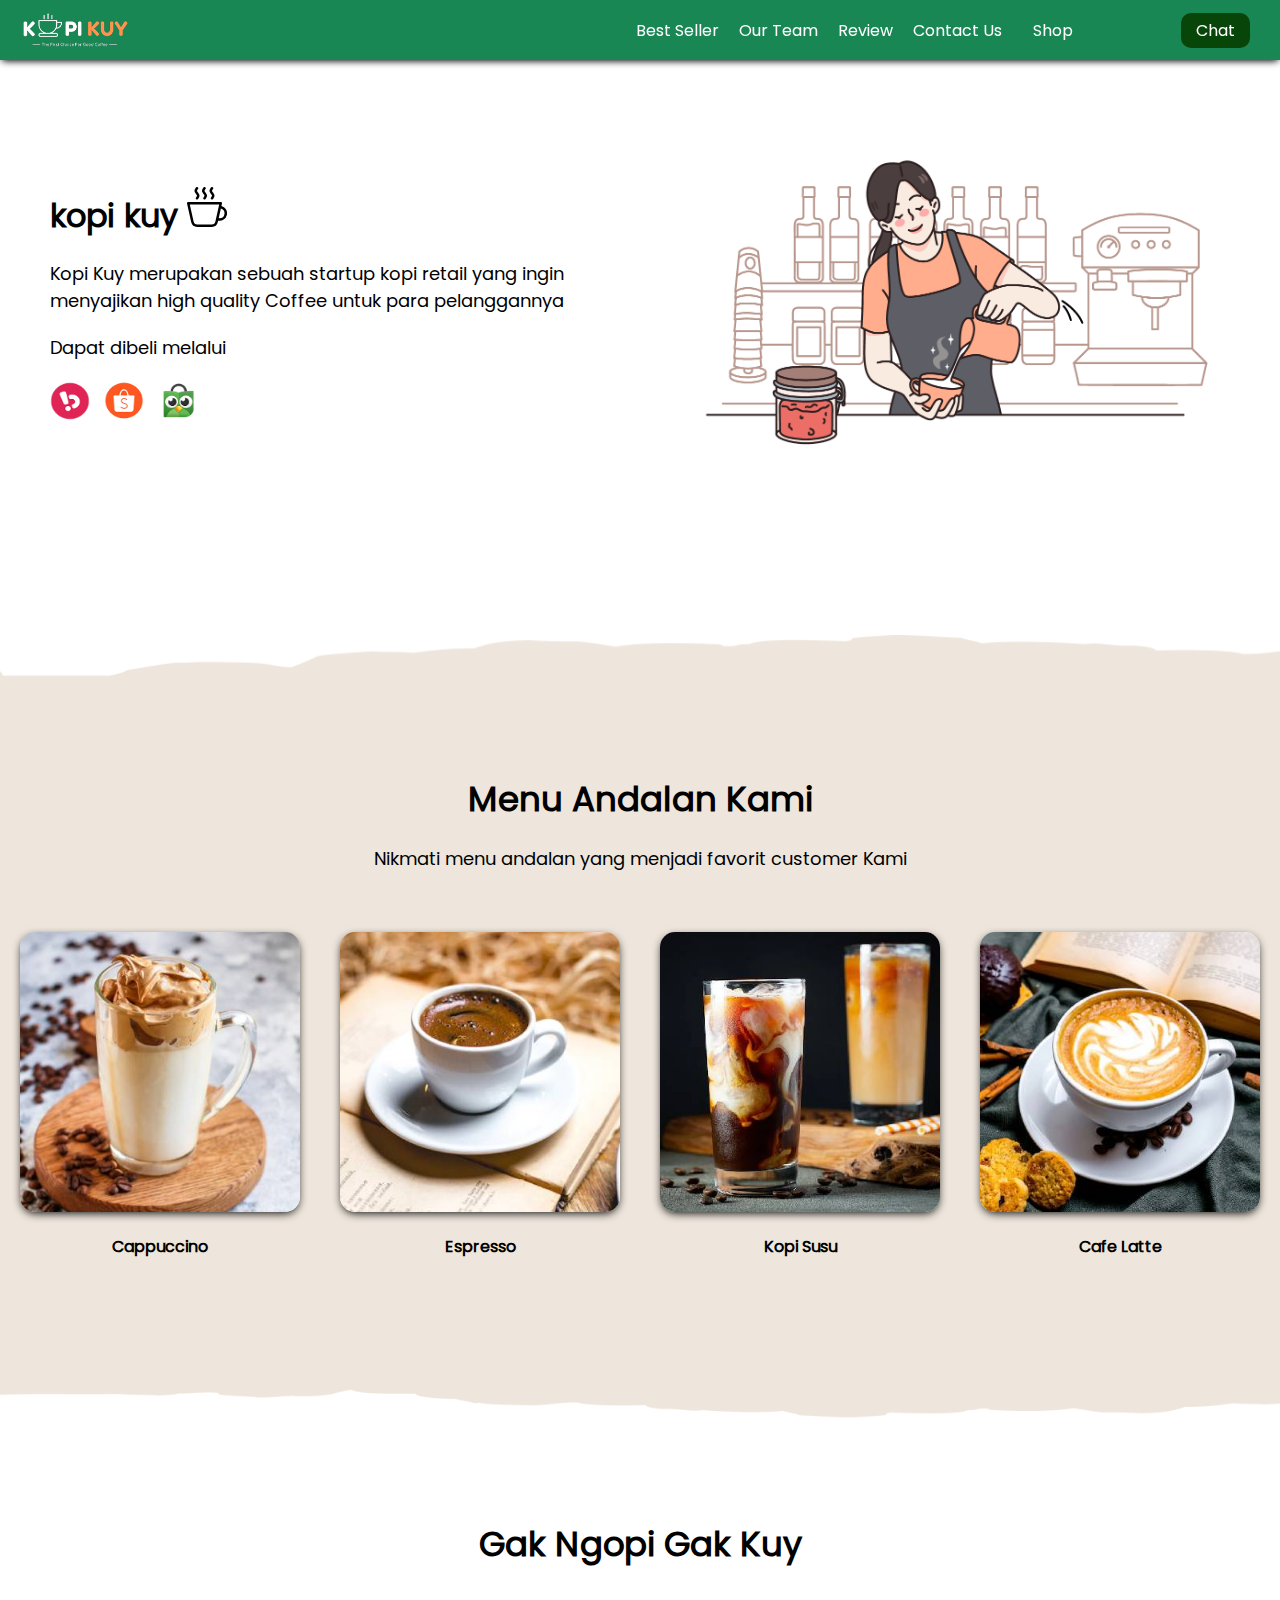
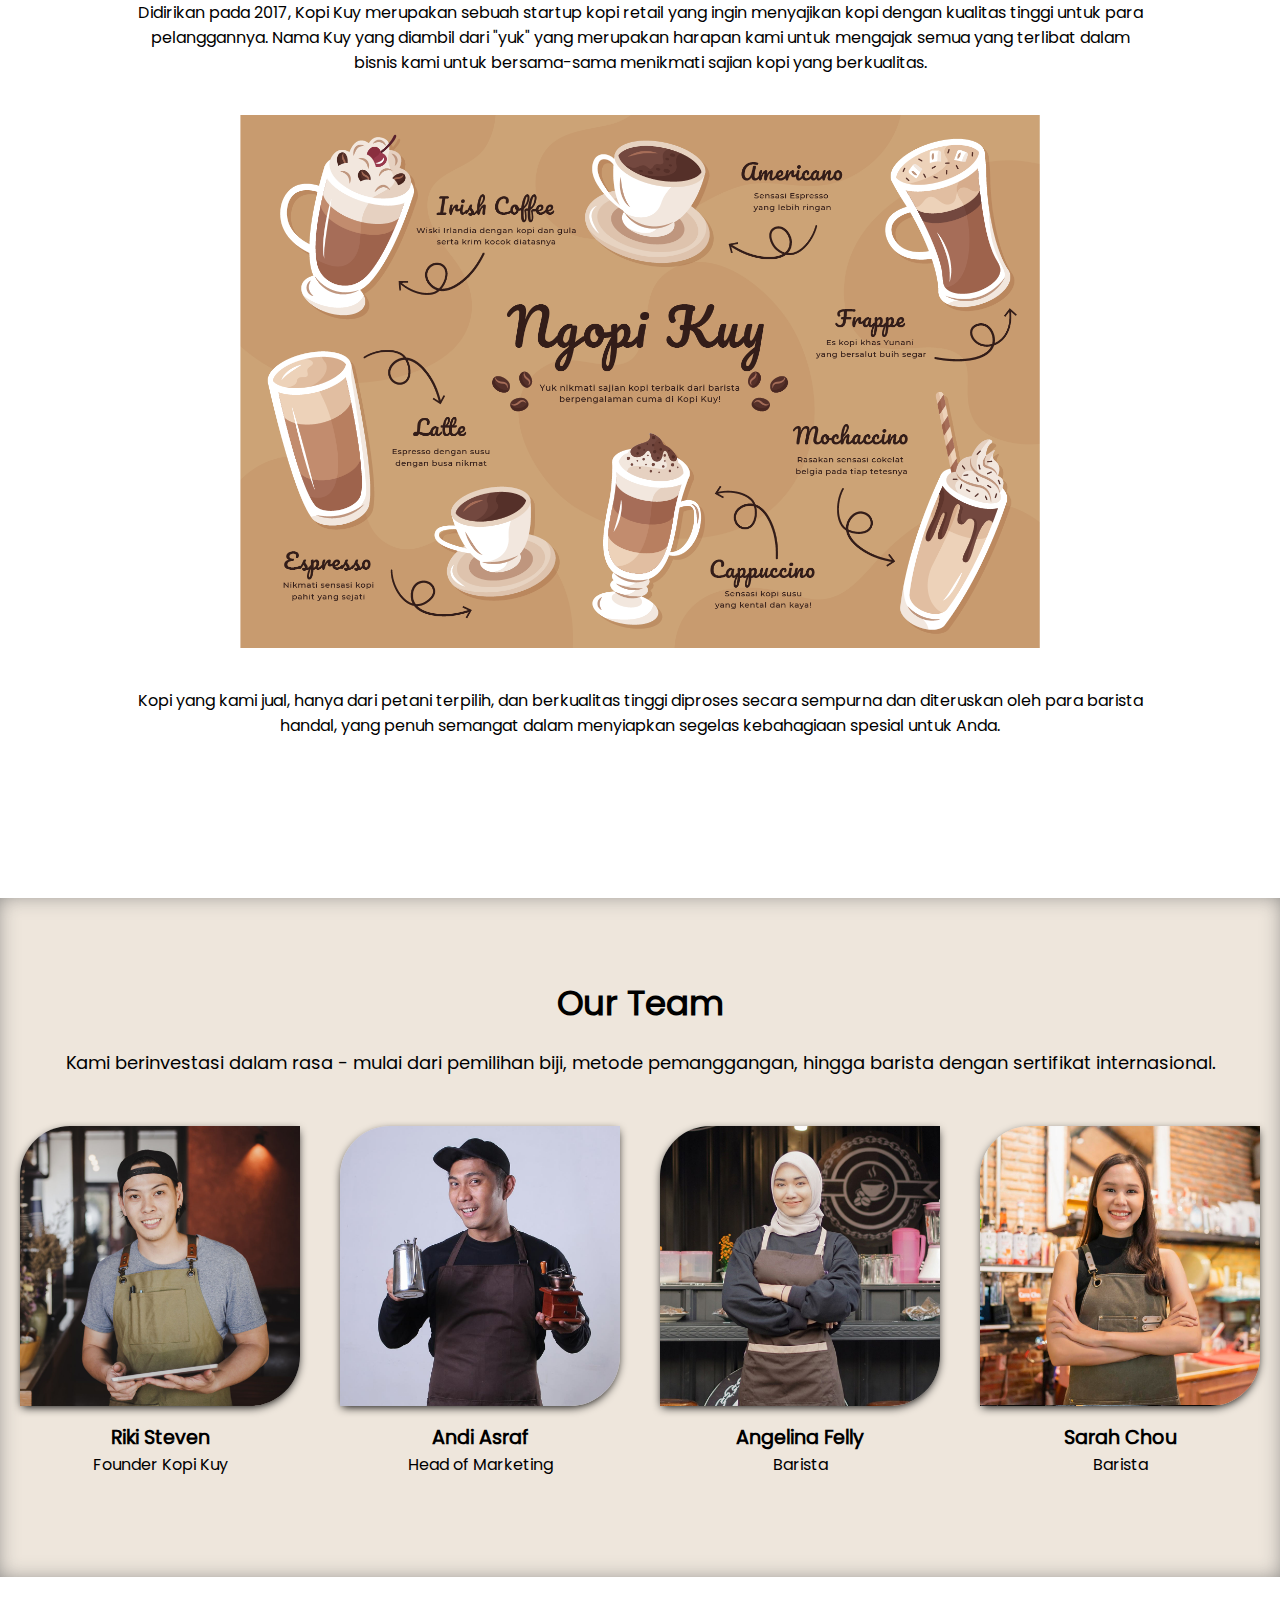
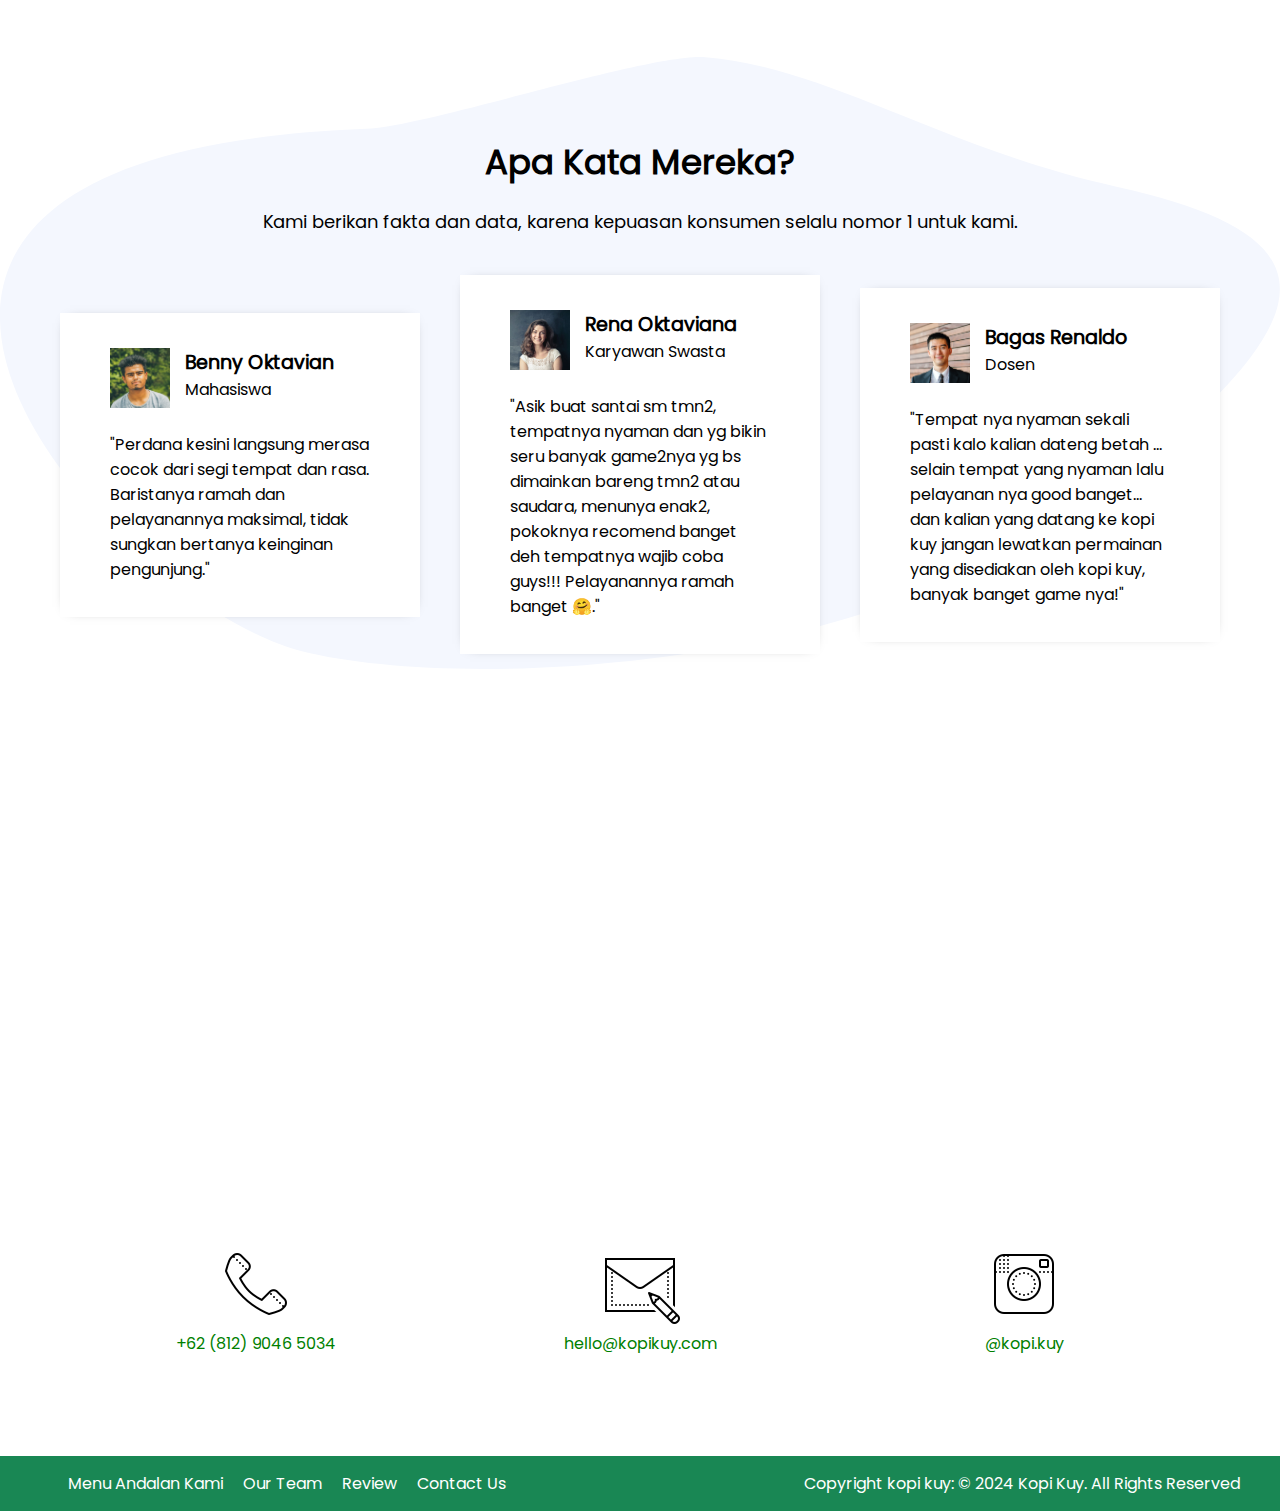
<file: index.html>
<!DOCTYPE html>
<html lang="id">

<head>
    <meta charset="UTF-8">
    <meta http-equiv="X-UA-Compatible" content="IE=edge">
    <meta name="viewport" content="width=device-width, initial-scale=1.0">
    <link rel="shortcut icon" href="images/favicon.ico" type="image/x-icon">
    <title>Website Kopi Kuy</title>
    <link rel="stylesheet" href="css/style.css">
</head>

<body>
    <nav>
        <img class="logo" src="images/logo/logo_kuy.png">
        <div class="navigasi">
            <a href="#best-seller">Best Seller</a>
            <a href="#our-team">Our Team</a>
            <a href="#review">Review</a>
            <a href="#contact-us">Contact Us</a>
        </div>
        <a class="shop" href="produk.html">Shop</a>
        <a class="chat" href="https://wa.me/628123456?text=Saya ingin bertanya" target="_blank">Chat</a>
    </nav>

    <!--Tulis kode header mulai di baris 28-->

    <header>
        <div class="kiri">
            <h1>
                kopi kuy <img src="images/icon/icon_kopi.svg" alt="" srcset="">
            </h1>
            <p>
                Kopi Kuy merupakan sebuah startup kopi retail yang ingin menyajikan
                high quality Coffee untuk para pelanggannya
            </p>
            <p>
                Dapat dibeli melalui
            </p>
            <div class="olshop">
                <img src="images/logo/logo_bukalapak.png" alt="" srcset="">
                <img src="images/logo/logo_shopee.png" alt="" srcset="">
                <img src="images/logo/logo_tokopedia.png" alt="" srcset="">
            </div>
        </div>
        </div>
        <div class="kanan">
            <img src="images/header/header1.png" alt="">
        </div>
    </header>
    <section class="best-seller" id="best-seller">
        <h2>
            Menu Andalan Kami
        </h2>
        <p>
            Nikmati menu andalan yang menjadi favorit customer Kami
        </p>
        <div class="produk">
            <img src="images/produk/product_capuchino.jpg" alt="">
            <p>Cappuccino</p>
        </div>
        <div class="produk">
            <img src="images/produk/product_espresso.jpg" alt="">
            <p>Espresso</p>
        </div>
        <div class="produk">
            <img src="images/produk/product_kopi_susu.jpg" alt="">
            <p>Kopi Susu</p>
        </div>
        <div class="produk">
            <img src="images/produk/product_latte.jpg" alt="">
            <p>Cafe Latte</p>
        </div>
    </section>

    <section class="about-us" id="about-us">
        <h2>Gak Ngopi Gak Kuy</h2>
        <p>
            Didirikan pada 2017, Kopi Kuy merupakan sebuah startup kopi retail
            yang ingin menyajikan kopi dengan kualitas tinggi untuk para pelanggannya.
            Nama Kuy yang diambil dari "yuk" yang merupakan harapan kami untuk mengajak semua
            yang terlibat dalam bisnis kami untuk bersama-sama menikmati sajian kopi yang berkualitas.
        </p>
        <img src="images/about-us/aset_kopi_jumbo.png" alt="">
        <p>
            Kopi yang kami jual, hanya dari petani terpilih, dan berkualitas tinggi diproses
            secara sempurna dan diteruskan oleh para barista handal, yang penuh semangat
            dalam menyiapkan segelas kebahagiaan spesial untuk Anda.
        </p>
    </section>

    <section class="our-team" id="our-team">
        <h2>Our Team</h2>
        <p>
            Kami berinvestasi dalam rasa - mulai dari pemilihan biji, metode pemanggangan,
            hingga barista dengan sertifikat internasional.
        </p>
        <div class="team">
            <img src="images/team/team1.jpg" alt="">
            <h3>Riki Steven</h3>
            <p>Founder Kopi Kuy</p>
        </div>
        <div class="team">
            <img src="images/team/team2.jpg" alt="">
            <h3>Andi Asraf</h3>
            <p>Head of Marketing</p>
        </div>
        <div class="team">
            <img src="images/team/team3.jpg" alt="">
            <h3>Angelina Felly</h3>
            <p>Barista</p>
        </div>
        <div class="team">
            <img src="images/team/team4.jpg" alt="">
            <h3>Sarah Chou</h3>
            <p>Barista</p>
        </div>
    </section>

    <section id="review" class="review">
        <h2>Apa Kata Mereka?</h2>
        <p>Kami berikan fakta dan data, karena kepuasan konsumen selalu nomor 1 untuk kami.</p>
        <div class="testimoni">
            <img src="images/customer/customer1.jpg" alt="">
            <div class="profile">
                <h3>Benny Oktavian</h3>
                <p>Mahasiswa</p>
            </div>
            <p>"Perdana kesini langsung merasa cocok dari segi tempat dan rasa. Baristanya ramah
                dan pelayanannya maksimal, tidak sungkan bertanya keinginan pengunjung."</p>
        </div>
        <div class="testimoni">
            <img src="images/customer/customer2.jpg" alt="">
            <div class="profile">
                <h3>Rena Oktaviana</h3>
                <p>Karyawan Swasta</p>
            </div>
            <p>"Asik buat santai sm tmn2, tempatnya nyaman dan yg bikin seru banyak game2nya yg bs
                dimainkan bareng tmn2 atau saudara, menunya enak2, pokoknya recomend banget deh
                tempatnya wajib coba guys!!! Pelayanannya ramah banget 🤗."</p>
        </div>
        <div class="testimoni">
            <img src="images/customer/customer3.jpg" alt="">
            <div class="profile">
                <h3>Bagas Renaldo</h3>
                <p>Dosen</p>
            </div>
            <p>"Tempat nya nyaman sekali pasti kalo kalian dateng betah ... selain tempat yang
                nyaman lalu pelayanan nya good banget... dan kalian yang datang ke kopi kuy jangan
                lewatkan permainan yang disediakan oleh kopi kuy, banyak banget game nya!"</p>
        </div>
    </section>

    <section class="contact-us" id="contact-us">
        <iframe
            src="https://www.google.com/maps/embed?pb=!1m14!1m8!1m3!1d7932.741866032694!2d106.668581!3d-6.214715!3m2!1i1024!2i768!4f13.1!3m3!1m2!1s0x2e69f9912c7f297b%3A0xe5a3a671dae861ab!2sKopi%20kuy!5e0!3m2!1sid!2sid!4v1680617229460!5m2!1sid!2sid"
            allowfullscreen="" loading="lazy" referrerpolicy="no-referrer-when-downgrade"></iframe>

        <div class="kontak">
            <img src="images/icon/icon_phone.png" alt="">
            <p>+62 (812) 9046 5034</p>
        </div>

        <div class="kontak">
            <img src="images/icon/icon_mail.png" alt="">
            <p>hello@kopikuy.com</p>
        </div>

        <div class="kontak">
            <img src="images/icon/icon_instagram.png" alt="">
            <a href="https://instagram.com" role="button">
                <p>@kopi.kuy</p>
            </a>
        </div>
    </section>

    <footer>
        <div class="navigasi">
            <a href="#best-seller">Menu Andalan Kami</a>
            <a href="#our-team">Our Team</a>
            <a href="#review">Review</a>
            <a href="#contact-us">Contact Us</a>
        </div>
        <p>
            Copyright kopi kuy: © 2024 Kopi Kuy. All Rights Reserved
        </p>
    </footer>
</body>

</html>
</file>
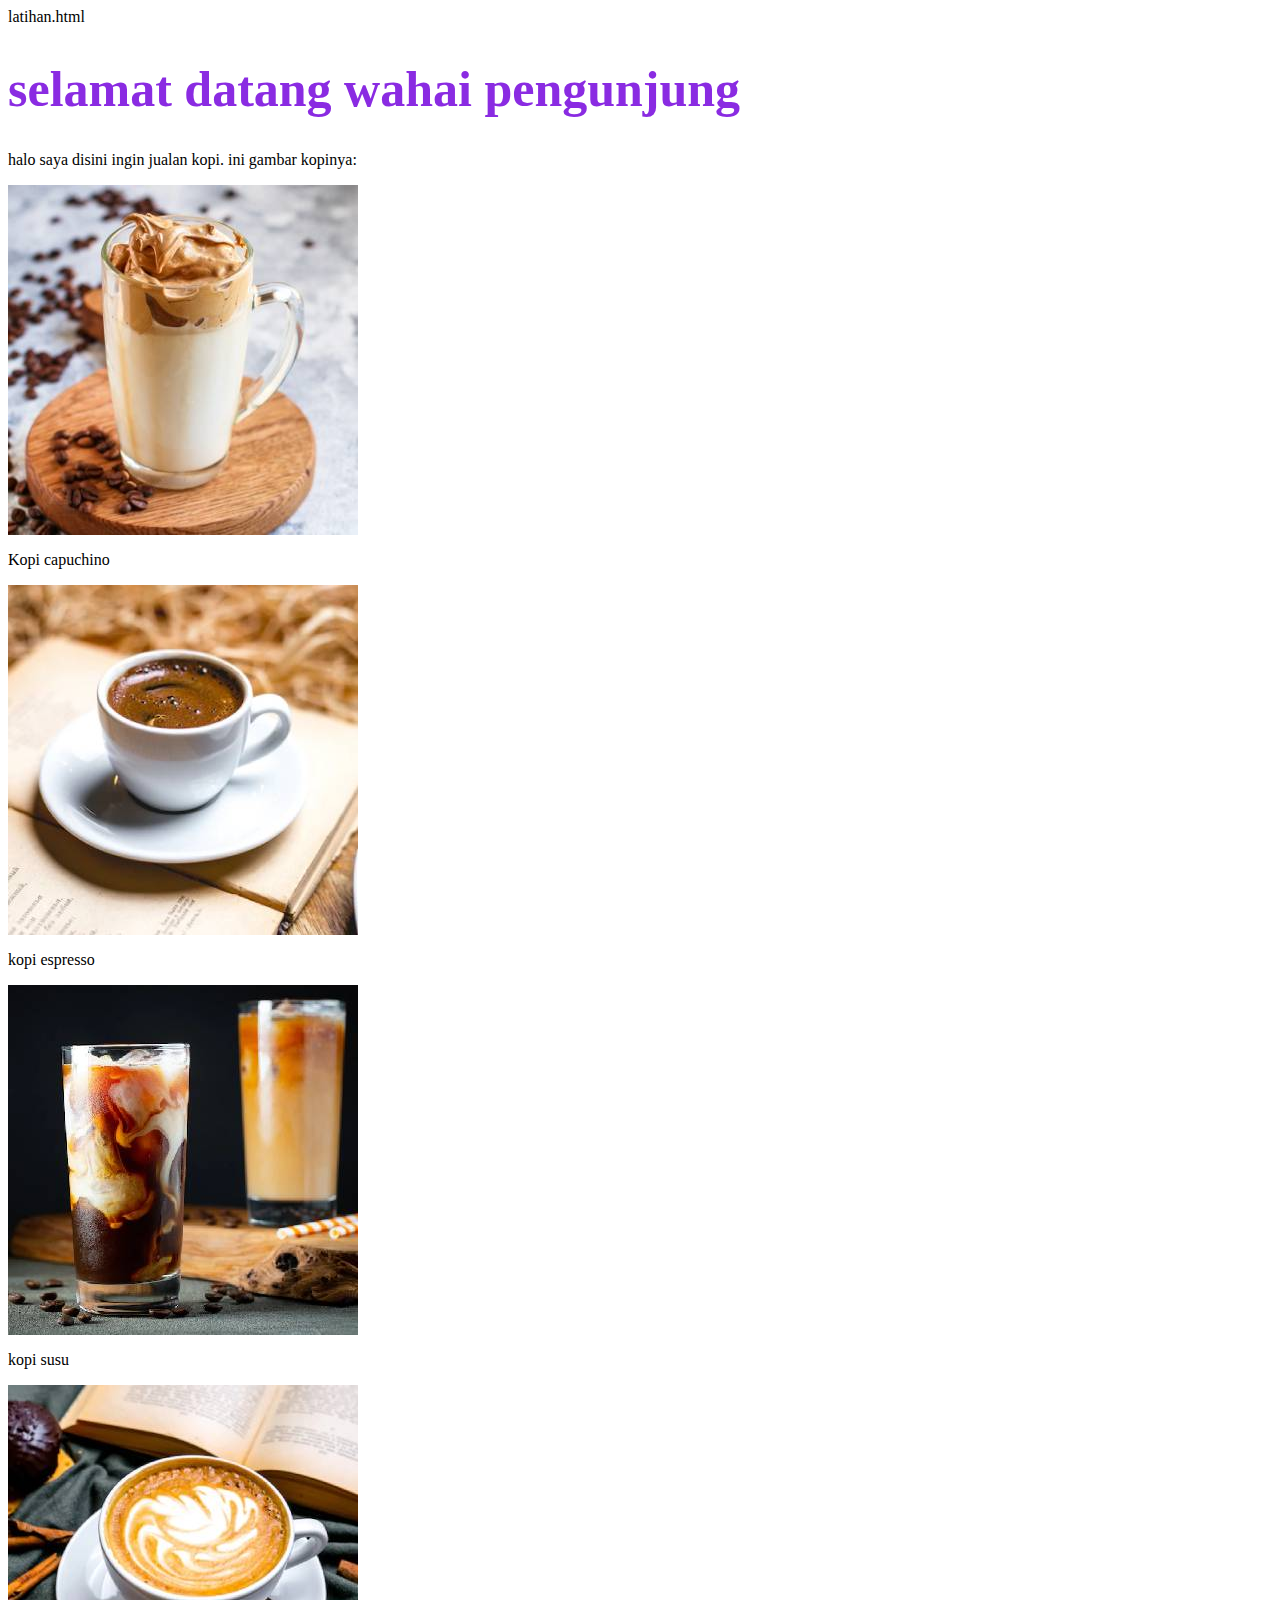
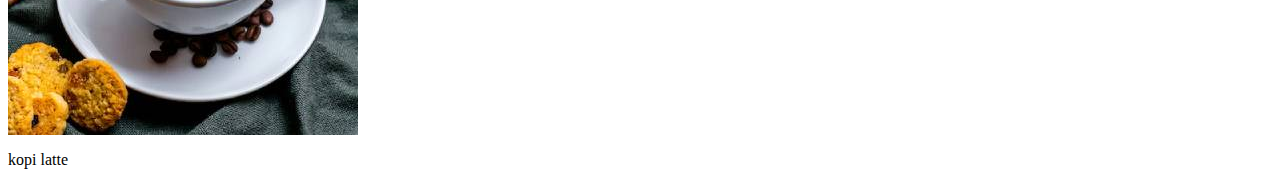
<file: latihan.html>
latihan.html
<!DOCTYPE html>
<html lang="en">

<head>
    <meta charset="UTF-8">
    <meta name="viewport" content="width=device-width, initial-scale=1.0">
    <title>latihan</title>
    <style>
        h1 {
            color: blueviolet;
            font-size: 50px;
            font-family: 'Franklin Gothic Medium'
    </style>
</head>

<body>
    <H1>
        selamat datang wahai pengunjung
    </H1>
    <p>halo saya disini ingin jualan kopi. ini gambar kopinya:

    </p>

    <div>
        <div class="produk">
            <img src="images/produk/product_capuchino.jpg" alt="">
            <p>Kopi capuchino</p>
        </div>
        <div class="produk">
            <img src="images/produk/product_espresso.jpg" alt="">
            <p>kopi espresso</p>
        </div>
        <div class="produk">
            <img src="images/produk/product_kopi_susu.jpg" alt="">
            <p>kopi susu</p>
        </div>
        <div class="produk">
            <img src="images/produk/product_latte.jpg" alt="">
            <p>kopi latte</p>
        </div>

    </div>


</body>

</html>
</file>
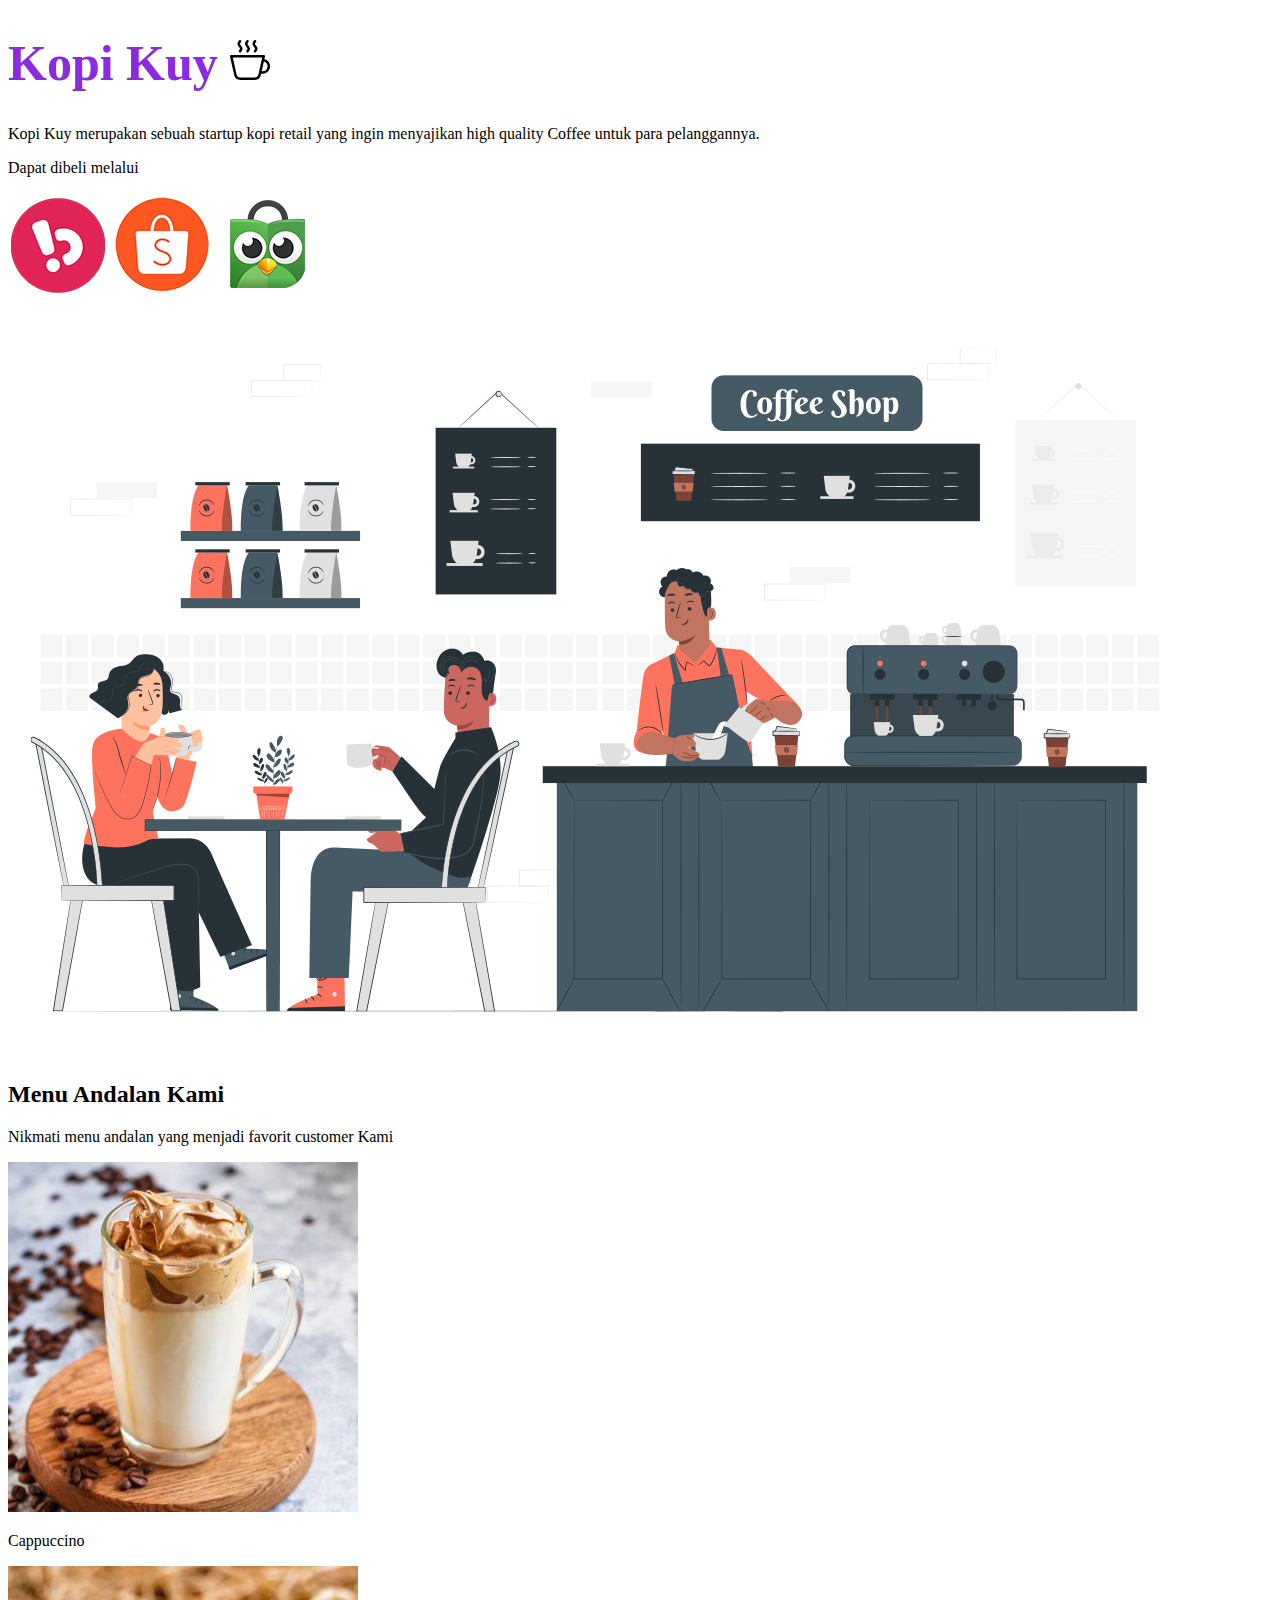
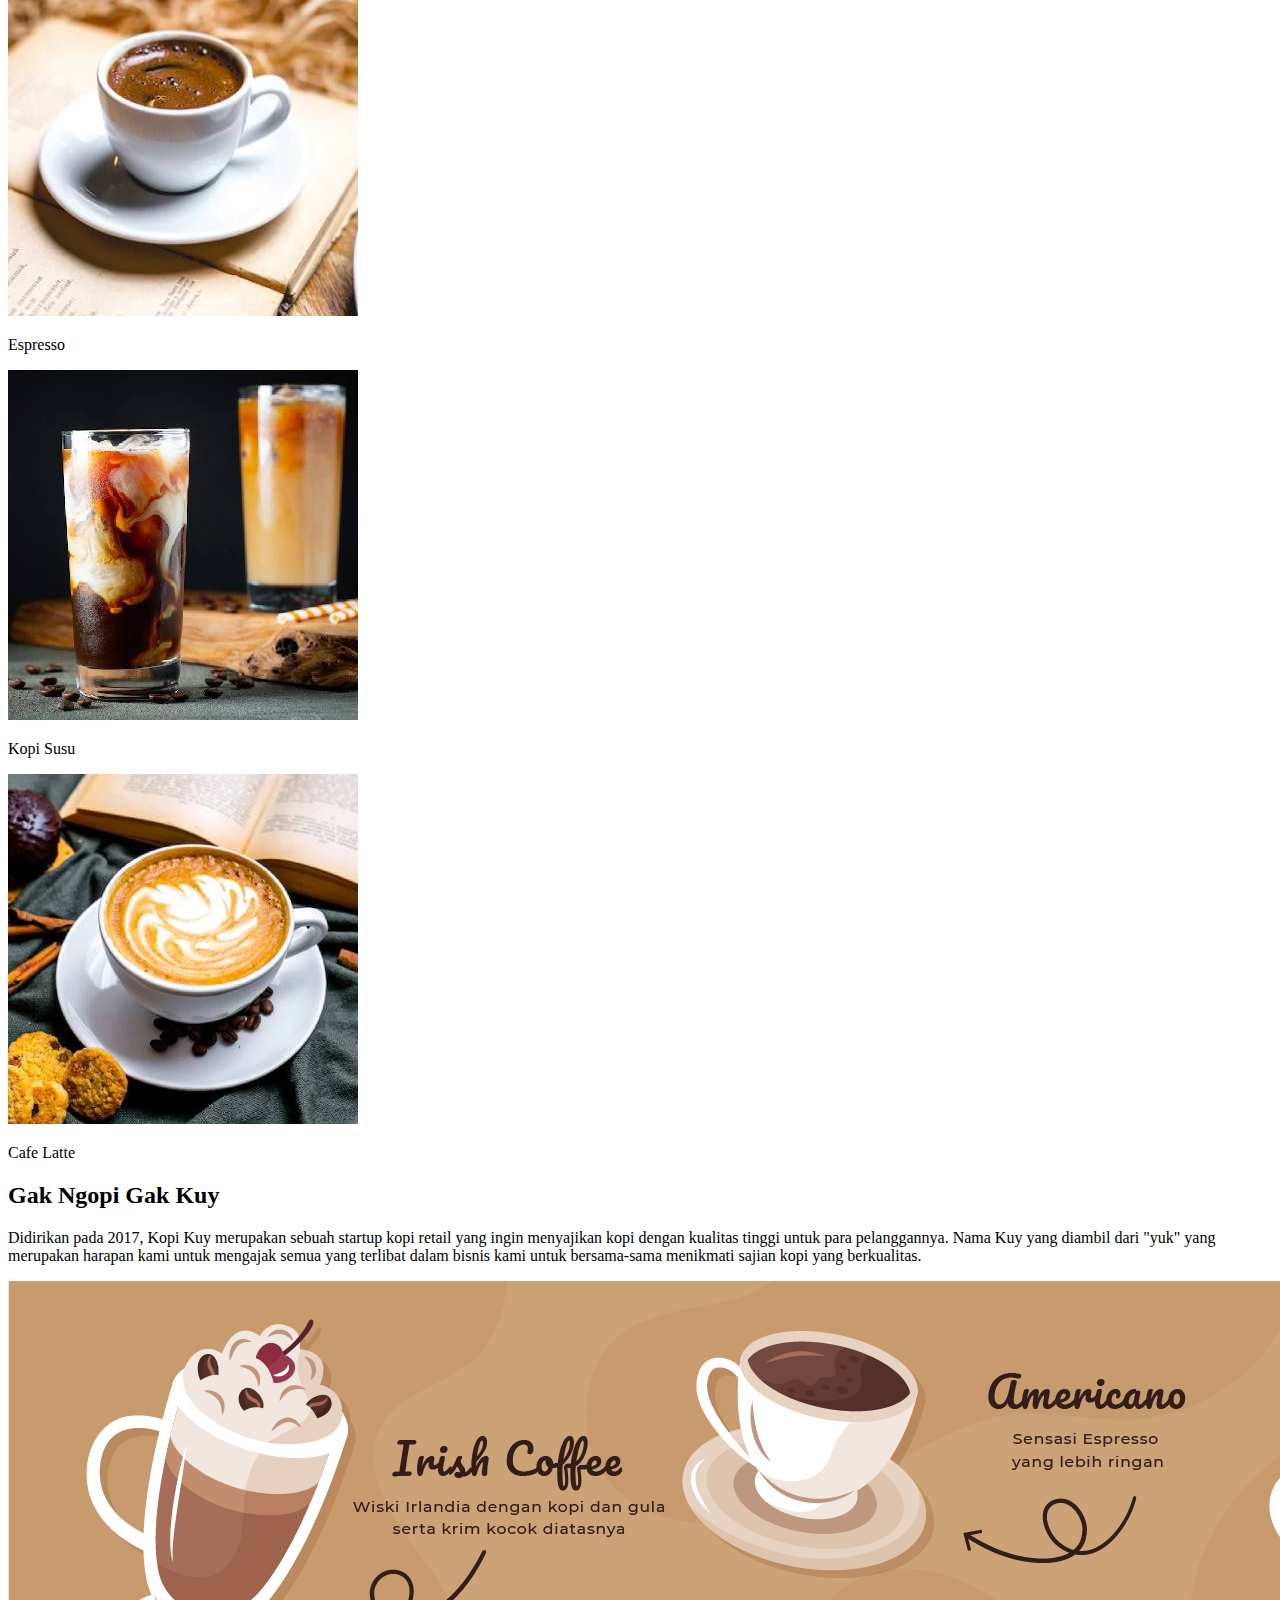
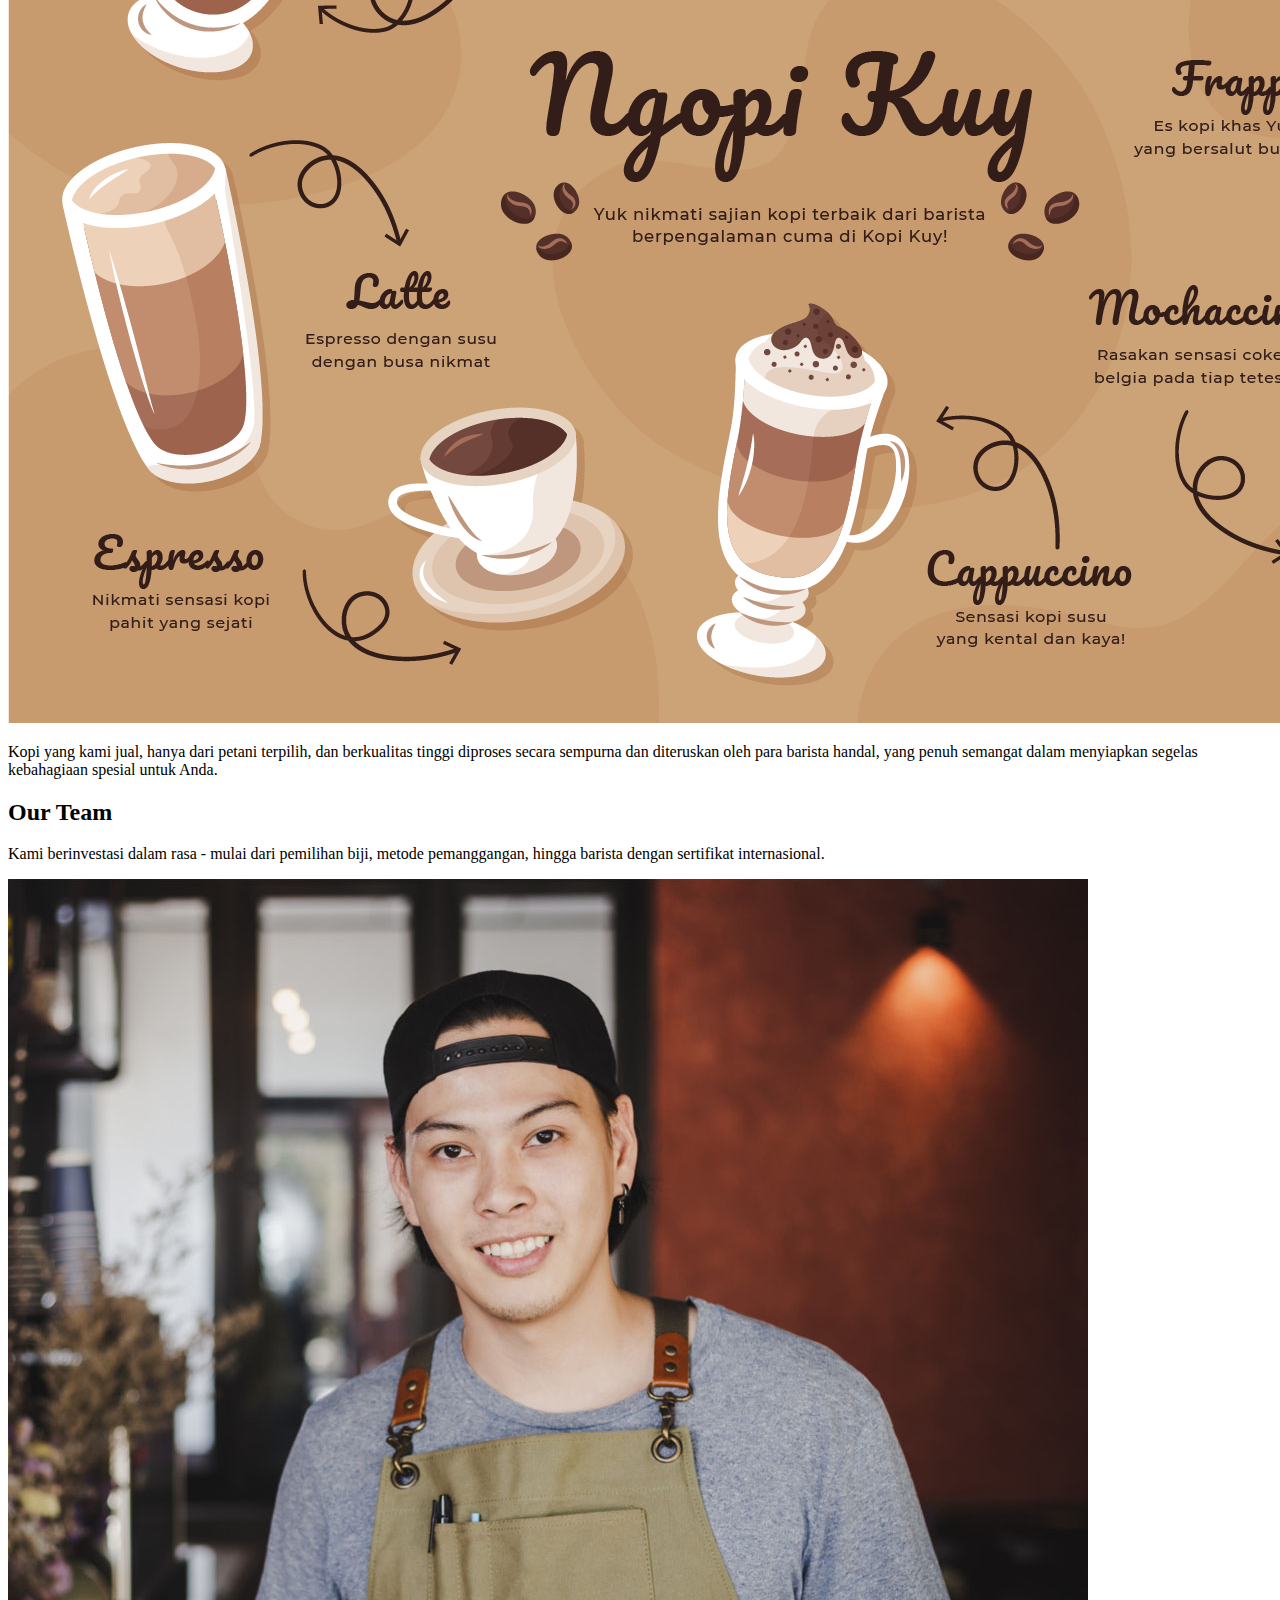
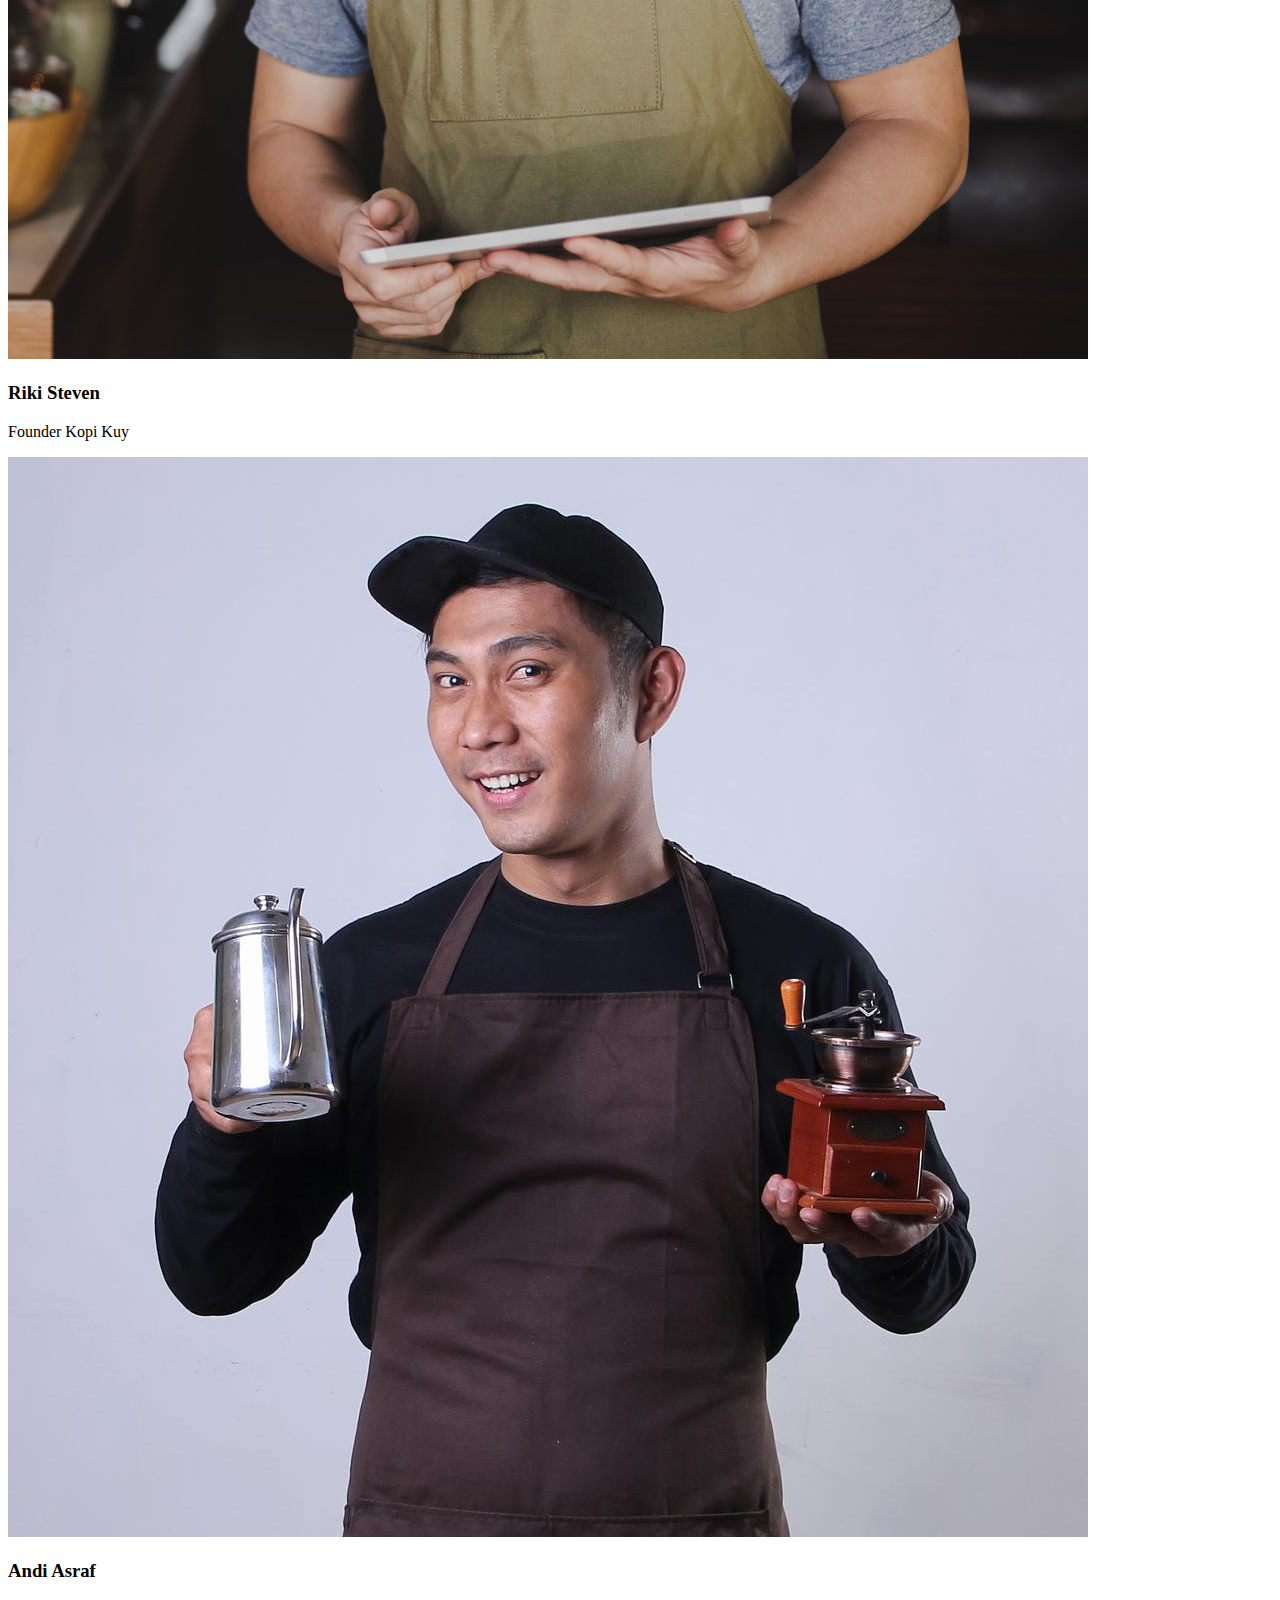
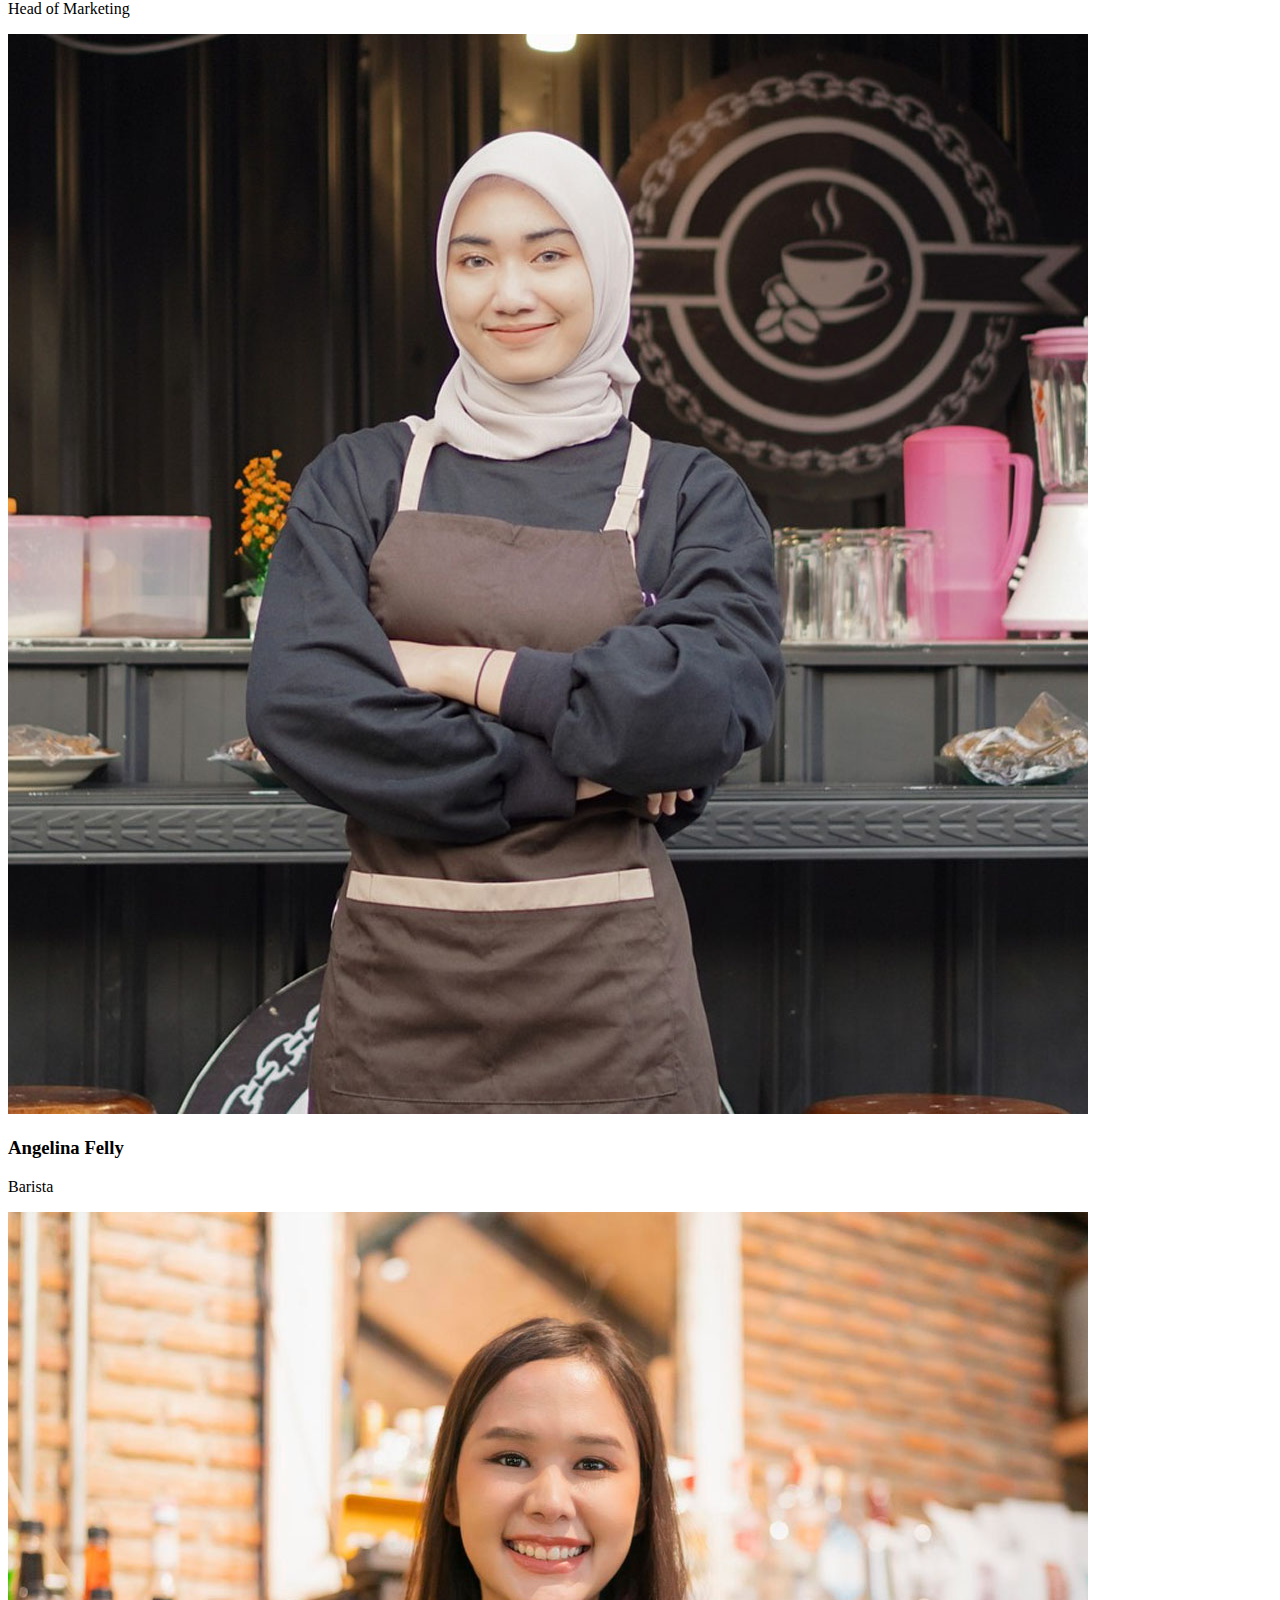
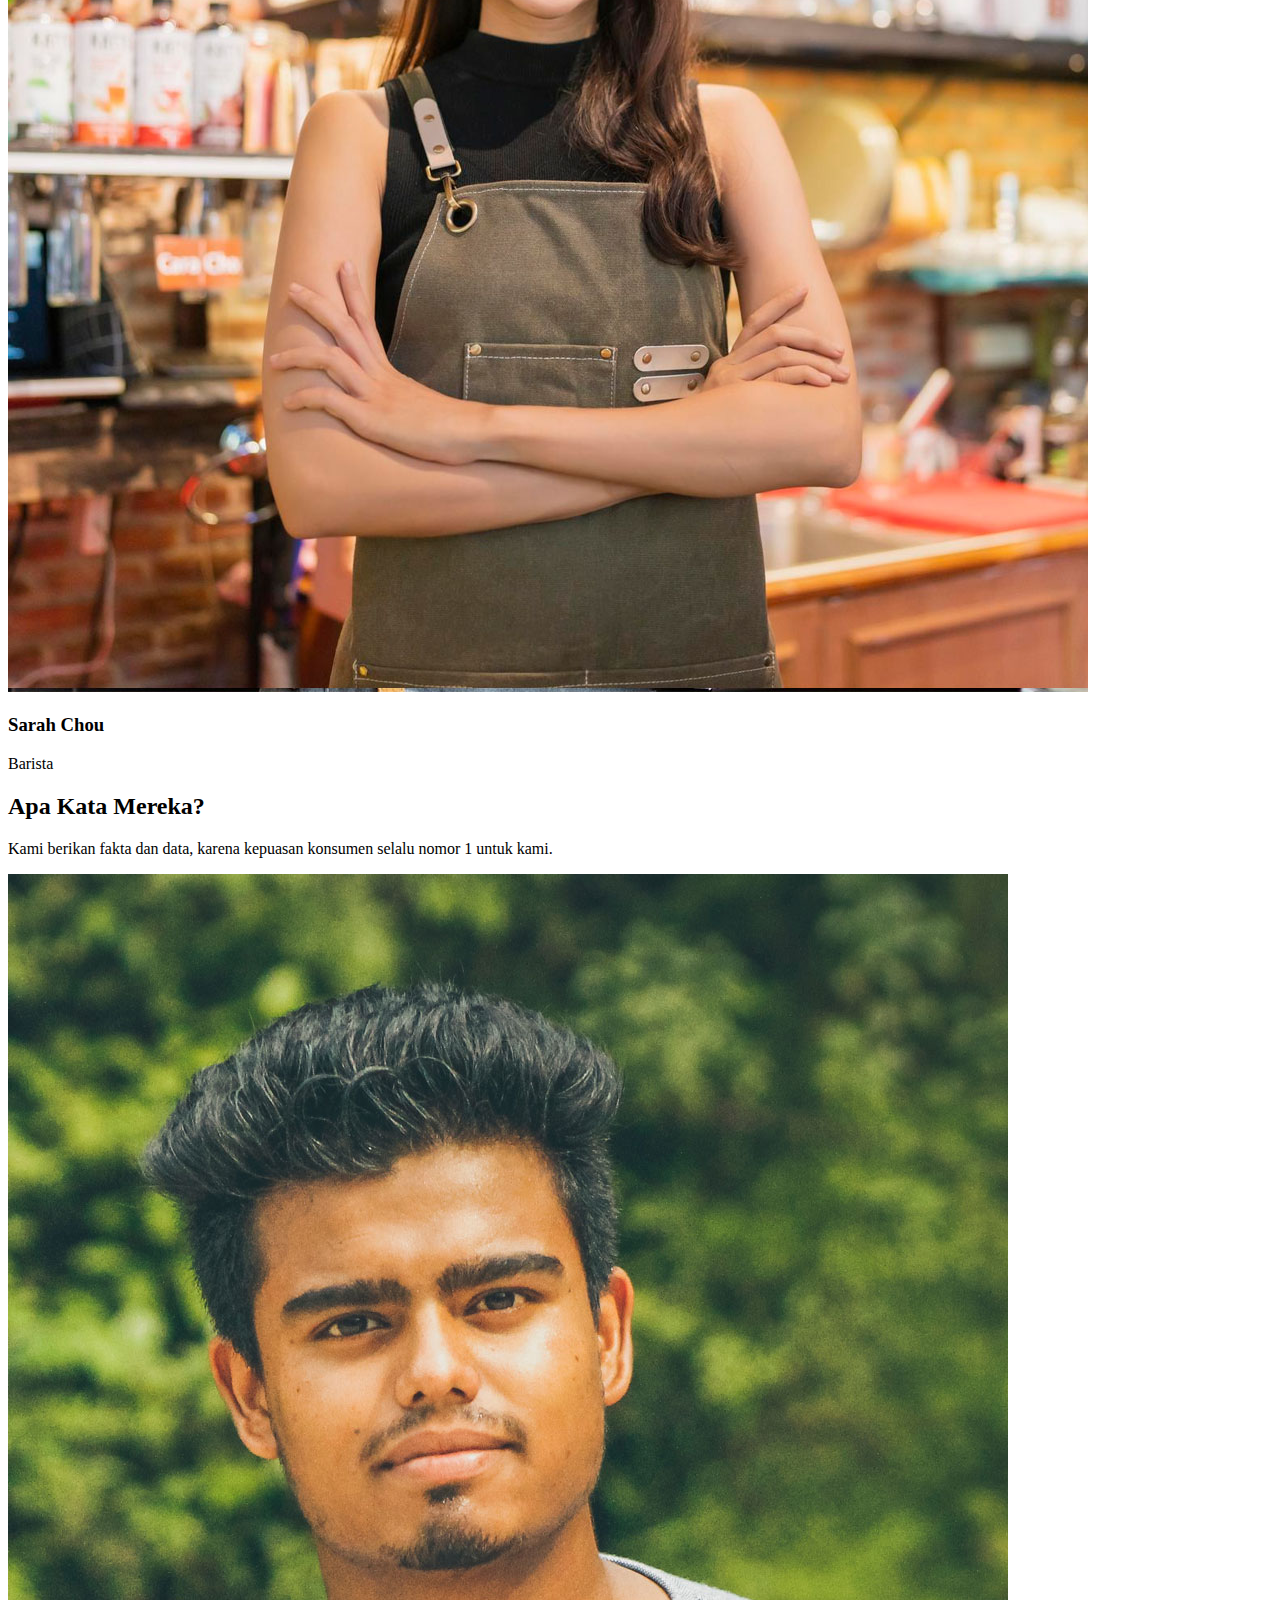
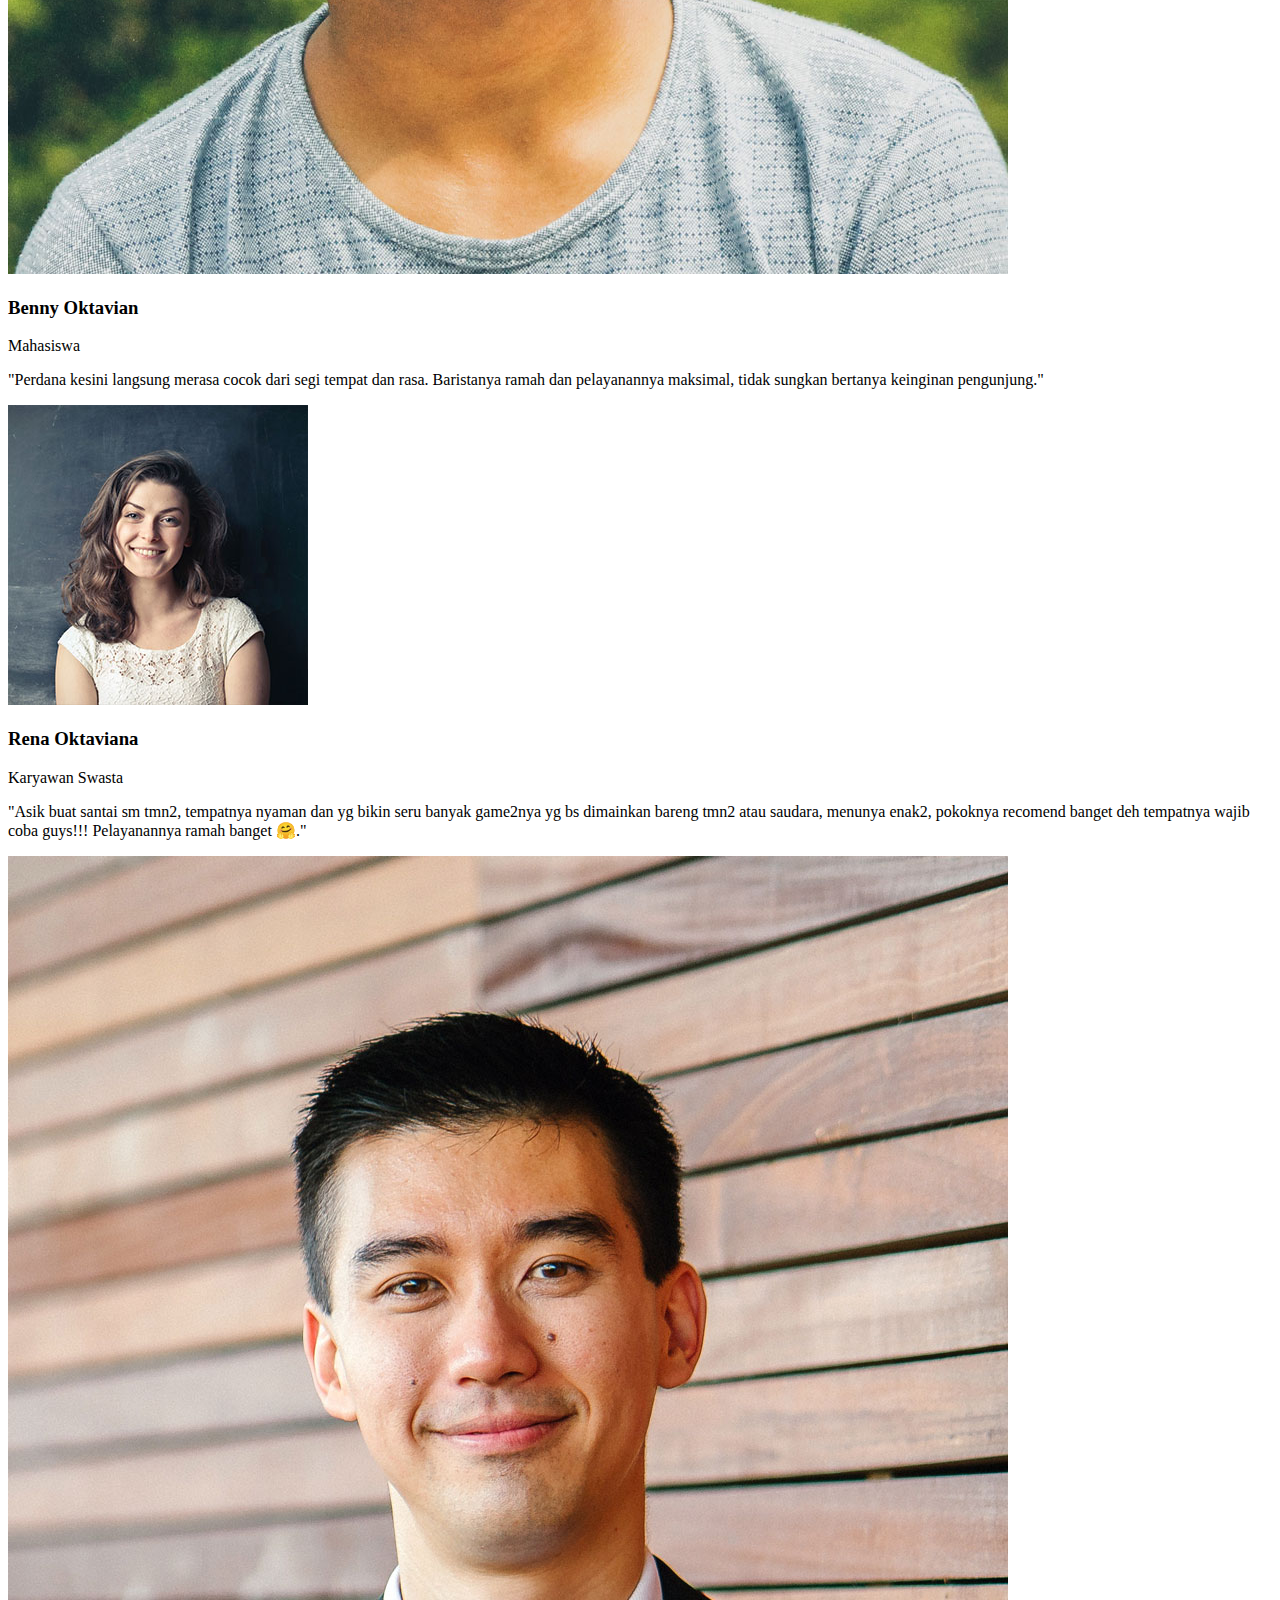
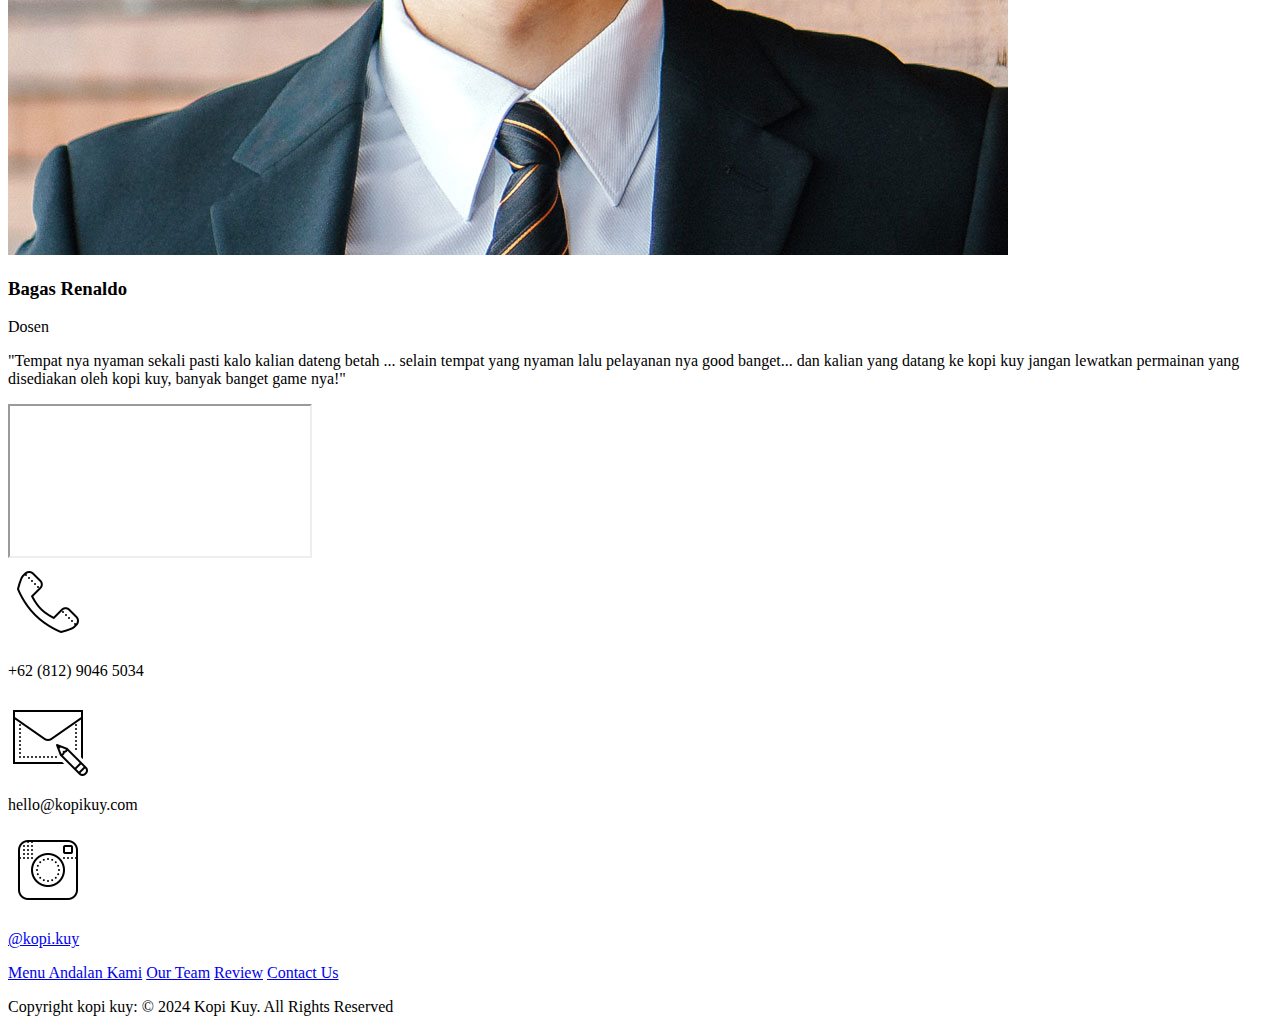
<file: latihan2.html>
<!DOCTYPE html>
<html lang="en">

<head>
    <meta charset="UTF-8">
    <meta name="viewport" content="width=device-width, initial-scale=1.0">
    <title>Latihan</title>
    <style>
        h1 {
            color: blueviolet;
            font-size: 50px;
            font-family: 'Franklin Gothic Medium';
        }
    </style>
</head>

<body>
    <header>
        <div class="kiri">
            <h1>
                Kopi Kuy
                <img src="images/icon/icon_kopi.svg" alt="">
            </h1>
            <p>
                Kopi Kuy merupakan sebuah startup kopi retail yang ingin menyajikan
                high quality Coffee untuk para pelanggannya.
            </p>
            <p>
                Dapat dibeli melalui
            </p>
            <div class="olshop">
                <img src="images/logo/logo_bukalapak.png" alt="">
                <img src="images/logo/logo_shopee.png" alt="">
                <img src="images/logo/logo_tokopedia.png" alt="">
            </div>
        </div>
        <div class="kanan">
            <img src="images/header/header3.png" alt="">
        </div>
    </header>

    <section class="best-seller" id="best-seller">
        <h2>
            Menu Andalan Kami
        </h2>
        <p>
            Nikmati menu andalan yang menjadi favorit customer Kami
        </p>
        <div class="produk">
            <img src="images/produk/product_capuchino.jpg" alt="">
            <p>Cappuccino</p>
        </div>
        <div class="produk">
            <img src="images/produk/product_espresso.jpg" alt="">
            <p>Espresso</p>
        </div>
        <div class="produk">
            <img src="images/produk/product_kopi_susu.jpg" alt="">
            <p>Kopi Susu</p>
        </div>
        <div class="produk">
            <img src="images/produk/product_latte.jpg" alt="">
            <p>Cafe Latte</p>
        </div>
    </section>

    <section class="about-us" id="about-us">
        <h2>Gak Ngopi Gak Kuy</h2>
        <p>
            Didirikan pada 2017, Kopi Kuy merupakan sebuah startup kopi retail
            yang ingin menyajikan kopi dengan kualitas tinggi untuk para pelanggannya.
            Nama Kuy yang diambil dari "yuk" yang merupakan harapan kami untuk mengajak semua
            yang terlibat dalam bisnis kami untuk bersama-sama menikmati sajian kopi yang berkualitas.
        </p>
        <img src="images/about-us/aset_kopi_jumbo.png" alt="">
        <p>
            Kopi yang kami jual, hanya dari petani terpilih, dan berkualitas tinggi diproses
            secara sempurna dan diteruskan oleh para barista handal, yang penuh semangat
            dalam menyiapkan segelas kebahagiaan spesial untuk Anda.
        </p>
    </section>

    <section class="our-team" id="our-team">
        <h2>Our Team</h2>
        <p>
            Kami berinvestasi dalam rasa - mulai dari pemilihan biji, metode pemanggangan,
            hingga barista dengan sertifikat internasional.
        </p>
        <div class="team">
            <img src="images/team/team1.jpg" alt="">
            <h3>Riki Steven</h3>
            <p>Founder Kopi Kuy</p>
        </div>
        <div class="team">
            <img src="images/team/team2.jpg" alt="">
            <h3>Andi Asraf</h3>
            <p>Head of Marketing</p>
        </div>
        <div class="team">
            <img src="images/team/team3.jpg" alt="">
            <h3>Angelina Felly</h3>
            <p>Barista</p>
        </div>
        <div class="team">
            <img src="images/team/team4.jpg" alt="">
            <h3>Sarah Chou</h3>
            <p>Barista</p>
        </div>
    </section>

    <section id="review" class="review">
        <h2>Apa Kata Mereka?</h2>
        <p>Kami berikan fakta dan data, karena kepuasan konsumen selalu nomor 1 untuk kami.</p>
        <div class="testimoni">
            <img src="images/customer/customer1.jpg" alt="">
            <div class="profile">
                <h3>Benny Oktavian</h3>
                <p>Mahasiswa</p>
            </div>
            <p>"Perdana kesini langsung merasa cocok dari segi tempat dan rasa. Baristanya ramah
                dan pelayanannya maksimal, tidak sungkan bertanya keinginan pengunjung."</p>
        </div>
        <div class="testimoni">
            <img src="images/customer/customer2.jpg" alt="">
            <div class="profile">
                <h3>Rena Oktaviana</h3>
                <p>Karyawan Swasta</p>
            </div>
            <p>"Asik buat santai sm tmn2, tempatnya nyaman dan yg bikin seru banyak game2nya yg bs
                dimainkan bareng tmn2 atau saudara, menunya enak2, pokoknya recomend banget deh
                tempatnya wajib coba guys!!! Pelayanannya ramah banget 🤗."</p>
        </div>
        <div class="testimoni">
            <img src="images/customer/customer3.jpg" alt="">
            <div class="profile">
                <h3>Bagas Renaldo</h3>
                <p>Dosen</p>
            </div>
            <p>"Tempat nya nyaman sekali pasti kalo kalian dateng betah ... selain tempat yang
                nyaman lalu pelayanan nya good banget... dan kalian yang datang ke kopi kuy jangan
                lewatkan permainan yang disediakan oleh kopi kuy, banyak banget game nya!"</p>
        </div>
    </section>

    <section class="contact-us" id="contact-us">
        <iframe
            src="https://www.google.com/maps/embed?pb=!1m14!1m8!1m3!1d7932.741866032694!2d106.668581!3d-6.214715!3m2!1i1024!2i768!4f13.1!3m3!1m2!1s0x2e69f9912c7f297b%3A0xe5a3a671dae861ab!2sKopi%20kuy!5e0!3m2!1sid!2sid!4v1680617229460!5m2!1sid!2sid"
            allowfullscreen="" loading="lazy" referrerpolicy="no-referrer-when-downgrade"></iframe>

        <div class="kontak">
            <img src="images/icon/icon_phone.png" alt="">
            <p>+62 (812) 9046 5034</p>
        </div>

        <div class="kontak">
            <img src="images/icon/icon_mail.png" alt="">
            <p>hello@kopikuy.com</p>
        </div>

        <div class="kontak">
            <img src="images/icon/icon_instagram.png" alt="">
            <a href="https://instagram.com" role="button">
                <p>@kopi.kuy</p>
            </a>
        </div>
    </section>

    <footer>
        <div class="navigasi">
            <a href="#best-seller">Menu Andalan Kami</a>
            <a href="#our-team">Our Team</a>
            <a href="#review">Review</a>
            <a href="#contact-us">Contact Us</a>
        </div>
        <p>
            Copyright kopi kuy: © 2024 Kopi Kuy. All Rights Reserved
        </p>
    </footer>
</body>

</html>
</file>
<file: css/style.css>
/* Kode * di bawah ini untuk mereset tampilan setiap web browser supaya seragam */

* {
   box-sizing: border-box;
   margin: 0;
   padding: 0;
}

html {
   /* scroll-behavior: smooth agar scroll ketika klik pada navigasi menjadi halus */
   scroll-behavior: smooth;
}

/* 
Kode di bawah ini untuk mengatur nav sampai footer agar memiliki tampilan flexibel
selengkapnya akan di bahas di hari ke 3
*/

nav,
header,
section,
footer {
   /* 
      display: flex memiliki pengaturan yang dapat mengatur agar elemen
      di dalamnya memiliki ukuran yang fleksibel
      digunakan saat ada elemen yang isinya lebih dari satu kolom
   */
   display: flex;
   /* 
      align-items: center mengatur elemen di dalamnya rata tengah vertikal
   */
   align-items: center;

   /* 
      justify-content: center mengatur elemen di dalamnya rata tengah horizontal
   */
   justify-content: center;

   /* 
      flex-wrap: wrap mengatur agar jika lebar elemen berlebih, maka elemen
      akan otomatis diletakan di baris baru (tidak dipaksakan di satu baris)
   */
   flex-wrap: wrap;
}



/* 
Kode @font-face untuk menginstall font ke dalam Website 
src adalah untuk lokasi fontnya, font dapat di cari di website https://fonts.google.com/
dengan memberi nama family, maka kita mendaftarkan font tersebut ke dalam website
*/

@font-face {
   src: url(../fonts/poppins.woff2);
   font-family: 'Poppins';
}

body {
   /* 
   mendaftarkan semua teks pada body menjadi family Poppins 
   kenapa pada body? karena elemen body membungkus semua elemen dari nav section sampai footer
   */
   font-family: 'Poppins';
}

/*
Misalnya ada font dari google yang bernama Irish Grover yang berada di:
https://fonts.gstatic.com/s/irishgrover/v23/buExpoi6YtLz2QW7LA4flVgv__RP.woff2

maka bisa coba copy kode berikut untuk menginstall font tadi:

@font-face {
  font-family: 'Irish Grover';
  font-style: normal;
  font-weight: 400;
  src: url(https://fonts.gstatic.com/s/irishgrover/v23/buExpoi6YtLz2QW7LA4flVgv__RP.woff2) format('woff2');
}

Jika kode di atas sudah di copy
Nanti pada element yang ingin menggunakan font Irish Grover Tadi, tinggal diganti font-familynya
misal mau mengganti h1 dan h2 maka kodenya sebagai berikut:

h1,h2 {
   font-family: 'Irish Grover';
}

*/


a {
   /* menghilangkan garis bawah pada link */
   text-decoration: none;

   /* 
   color: adalah untuk mengganti warna tulisan.
   color:unset digunakan pada a untuk menghilangkan warna bawaan pada link (biasanya warna biru) 
   */
   color: unset;
}

h2 {
   /* mengatur ukuran huruf ke 34 pixel */
   font-size: 34px;
}

h3 {
   /* mengatur ukuran huruf ke 1.2rem */
   font-size: 1.2rem;
}

h1,
h2,
h3 {
   /* mengatur tebal huruf bisa bold, normal*/
   font-weight: bold;
}

img {
   /* 
      kode max-width artinya lebar maksimal
      mengatur agar semua elemen img memiliki lebar maksimal 100% agar
      besar gambar tidak melebihi layar ataupun elemen pembungkus
   */
   max-width: 100%;
}

/* Navigasi */

nav {
   /* 
   background-color mengatur warna latar belakang 
   untuk pengguna hp, pergantian warna tidak bisa seperti vs code
   hanya dapat menggunakan warna bahasa inggris seperti: red, green, brown, purple dsb
   untuk pengguna vscode silahkan arahkan mouse ke kotak warna di bawah
   untuk mengganti warna sesuai keinginan
   */
   background-color: #198754;

   /* box-shadow membuat efek bayangan */
   box-shadow: 0 3px 7px -2px #000;

   /* width mengatur lebar elemen. 100% agar lebarnya full dari kiri sampai kanan layar */
   width: 100%;

   /* 
   padding digunakan untuk memberi jarak ke dalam. 
   efeknya bila digunakan pada elemen yang memiliki warna latar akan membuat elemen tersebut 'gemuk'
   padding-top artinya jarak ke atas, nilai padding dapat berupa
   padding-top, padding-bottom, padding-left, padding-right
   */
   padding-top: 10px;
   padding-bottom: 10px;

   /* 
   position mengatur posisi elemen, position:fixed supaya elemen nav akan ikut menempel di atas layar
   saat kita scroll ke bawah. Jika ingin navigasi gak nempel, bisa menggunakan position:static;
   */
   position: fixed;

   /* Nilai z-index semakin besar, maka elemen akan semakin di depan */
   z-index: 500;
}

img.logo {
   /* height mengatur tinggi elemen */
   height: 40px;
   /* penjelasan margin mirip dengan padding, fungsinya untuk memberi jarak pada elemen */
   margin-left: 20px;
}

div.navigasi {
   margin-left: auto;
   margin-right: 15px;
}

nav a {
   color: #fff;
   padding-left: 8px;
   padding-right: 8px;
}

a.shop {
   margin-right: 100px;
}

a.chat {
   margin-right: 30px;
   background-color: rgb(8, 69, 8);
   color: #fff;
   padding-top: 5px;
   padding-right: 15px;
   padding-bottom: 5px;
   padding-left: 15px;
   border-radius: 10px;
}


/* 
   PERHATIKAN bahwa dalam mengatur elemen, nama elemen langsung ditulis
   sedangkan untuk mengatur class, dibutuhkan tanda titik (.) terlebih dulu
   img {} berarti seluruh elemen dengan tag img (<img src="....">), 
   sedangkan .img artinya hanya elemen dengan class img (<img class="img" src="...">) 
*/


/* HEADER */


header,
section {
   /*
    padding mengatur jarak ke dalam
    pada padding dan margin ditambahkan top / right / bottom / top 
    untuk mengatur jarak masing-masing 
   */
   padding-top: 80px;
   padding-bottom: 80px;

   /* margin mengatur jarak ke luar */
   margin-bottom: 80px;
}

/* penulisan CSS dapat digabung dengan beberapa elemen */
header div.kiri,
header div.kanan {
   /* width mengatur lebar elemen. 50% artinya setengah ukuran elemen pembungkus */
   width: 50%;
   padding: 50px;
}

header h1 {
   margin-bottom: 20px;
}

header p {
   /* font-size digunakan untuk mengatur ukuran huruf */
   font-size: 18px;
   margin-bottom: 20px;
}

div.olshop img {
   width: 40px;
   /* aspect-ratio:1 agar tinggi menyesuaikan width */
   aspect-ratio: 1;
   margin-right: 10px;
}

/* Best Seller */

section.best-seller {
   position: relative;

   /* background-color mengatur warna latar belakang elemen */
   background-color: #EEE6DC;

   /* text-align mengatur rata tulisan, bisa bernilai: left, right, center, justify */
   text-align: center;
}

/* 
terkait position, after, dan before memerlukan pemahaman mendalam
terkait layout pada CSS untuk dapat memahami secara penuh 
*/

section.best-seller::before,
section.best-seller::after {
   position: absolute;
   content: "";
   width: 100%;
   height: 76px;

   /* background-image untuk menambahkan gambar sebagai background */
   background-image: url(../images/background/garis-atas.png);

   /*background-size agar gambar latar menyesuaikan tinggi / lebar elemen */
   background-size: cover;

   top: -60px;
   left: 0;
}

section.best-seller::after {
   height: 60px;
   background-image: url(../images/background/garis-bawah.png);
   top: unset;
   bottom: -60px;
}

section.best-seller h2 {
   margin-bottom: 20px;
   width: 100%;
}

/* 
Penulisan section.best-seller > p berarti mengatur elemen p yang langsung
di bungkus oleh elemen <section class="best-seller">
aturan ini tidak berlaku untuk elemen <p> yang ada di dalam <div class="produk">
*/

section.best-seller>p {
   font-size: 18px;
   margin-bottom: 40px;
   width: 100%;
}

div.produk {
   /* 
      Penulisan padding dan margin seperti padding:20px ini penulisan singkat 
      yang berarti top, right, bottom, left nilainya sama, yaitu 20px 
   */
   padding: 20px;
   width: 25%;
}

div.produk img {
   /* transition membuat animasi transisi dari perubahan style, 0.3s berarti 0.3 detik */
   transition: all 0.3s ease;

   /* border-radius  Membuat sudut membulat */
   border-radius: 15px;

   /* box-shadow membuat efek bayangan */
   box-shadow: 0 3px 10px -2px #000;
}

/*

kode div.produk img:hover akan dijalankan saat mouse ada di atas elemen <img> yang ada
di dalam <div class="produk"> 
karena ada efek transition pada div.produk img 
maka akan menghasilkan efek animasi yang smooth

*/
div.produk img:hover {

   /* membuat transformasi, bisa berupa scale(1.05), rotate(180deg), translateY(-50px), dsb */
   transform: scale(0.9);
   border-radius: 50%;
}

div.produk p {
   margin-top: 15px;
   font-weight: bold;
}



/* About US */

section.about-us {
   /* max-width: 80%; mengatur lebar maksimal elemen tidak boleh melebihi 80% layar */
   max-width: 80%;

   /* margin-left dan margin-right auto akan membuat posisi elemen berada di tengah */
   margin-left: auto;
   margin-right: auto;
   text-align: center;
}

section.about-us h2 {
   margin-bottom: 30px;
   width: 100%;
}

section.about-us img {
   /* 
      Penulisan width: 800px dan max-width: 100% mengatur agar
      elemen memiliki lebar 800px namun tidak boleh melebihi 100% ukuran layar
   */
   width: 800px;
   max-width: 100%;
   margin: auto;
}

/*
section.about-us p:nth-child(2) berarti mengatur elemen ke 2 dengan jenis <p>
yang ada di dalam <section class="about-us">
*/

section.about-us p:nth-child(2) {
   margin-bottom: 40px;
}

section.about-us p:nth-child(4) {
   margin-top: 40px;
}


/* OUR TEAM */

section.our-team {
   background-color: #EEE6DC;
   box-shadow: inset 0px 0px 23px -6px #707070;
   text-align: center;
}

section.our-team h2 {
   margin-bottom: 20px;
   width: 100%;
}

section.our-team>p {
   margin-bottom: 30px;
   font-size: 18px;
   width: 800px;
   max-width: 90%;
   margin-left: auto;
   margin-right: auto;
   width: 100%;
}

div.team {
   width: 25%;
   padding: 20px;
}

div.team img {
   width: 100%;
   aspect-ratio: 1/1;
   object-fit: cover;
   box-shadow: 0 3px 10px -2px #000;
   border-radius: 50px 0px 50px 0px;
   margin-bottom: 10px;
}


/* REVIEW */

section.review {
   background-image: url(../images/background/bg-review.svg);
   /* 
      background-size: contain;
      membuat gambar latar belakang tidak terpotong
   */
   background-size: contain;

   /* 
      background-repeat: no-repeat;
      membuat gambar latar belakang tidak diulang (duplikat)
   */
   background-repeat: no-repeat;
   padding-left: 40px;
   padding-right: 40px;
   justify-content: space-around;
   /* align-items: stretch; membuat tinggi elemen di dalam .review .baris seragam */
   text-align: center;
}

section.review h2 {
   margin-bottom: 20px;
   width: 100%;
}

section.review>p {
   margin-bottom: 40px;
   font-size: 18px;
   width: 100%;
}

div.testimoni {
   width: 30%;
   display: flex;
   flex-wrap: wrap;
   padding: 35px 50px;
   box-shadow: 0px 0px 12px -10px #000;
   background-color: #fff;
}

div.testimoni img {
   width: 60px;
   height: 60px;
   margin-right: 15px;
   object-fit: cover;
}

div.profile {
   text-align: left;
   display: block;
   margin-bottom: 30px;
   width: calc(100% - 75px);
}

div.profile p {
   width: 100%;
   text-align: left;
}

div.testimoni>p {
   width: 100%;
   text-align: left;
}

*[data-from="tmp"]>* {
   position: relative;
}

*[data-from="tmp"]>*:nth-child(1):before {
   position: absolute;
   color: red;
   bottom: 40px;
   content: "prakerja";
   font-size: 13px;
   z-index: 10;
   text-decoration: line-through;
}

/* CONTACT US */
section.contact-us {
   margin-bottom: 20px;
}

section.contact-us iframe {
   width: 100%;
   height: 300px;
   border: 0;
}

div.kontak {
   width: 30%;
   /* color mengatur warna tulisan */
   color: green;
   text-align: center;
   margin-top: 50px;
}


/* FOOTER */

footer {
   background-color: #198754;
   padding-top: 15px;
   padding-bottom: 15px;
   color: #fff;
   padding-right: 40px;
   padding-left: 40px;
}

footer div.navigasi {
   margin-left: 20px;
   margin-right: auto;
}

footer div.navigasi a {
   padding: 8px;
}



/* UNTUK kode RESPONSIF hari ke 3 tulis DI BAWAH sini */
@media (max-width:600px) {

   div.produk,
   div.team,
   div.kontak {
      width: 50%;
   }

   div.testimoni {
      width: 100%;
      padding-left: 10px;
      padding-right: 10px;
      margin-bottom: 20px;
      text-align: center;
   }

   div.navigasi {
      display: none;
   }

   a.shop {
      margin-right: 20px;
      margin-left: auto;
   }

   header div.kiri,
   header div.kanan {
      width: 100%;
      text-align: center;
      padding: 30px;
   }
}

/* Kode CSS Selesai di sini */
</file>
